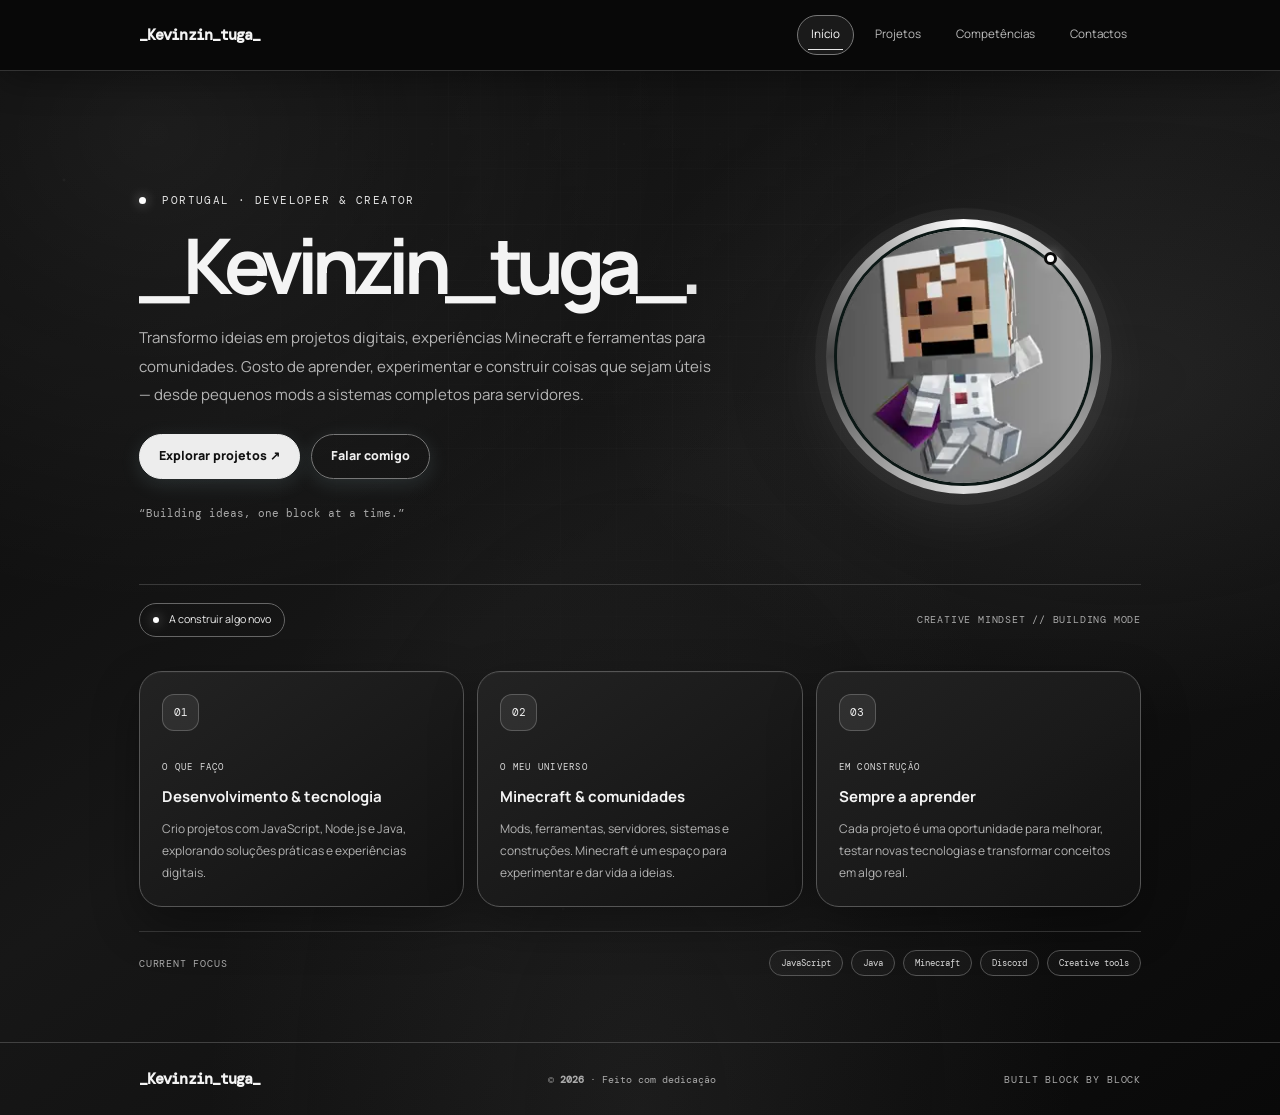
<file: index.html>
<!doctype html>
<html lang="pt-PT"><head>
<meta charset="utf-8"><meta name="viewport" content="width=device-width,initial-scale=1">
<meta name="theme-color" content="#f4f4f4"><link rel="canonical" href="https://kevinzin-tuga.github.io/"><meta property="og:url" content="https://kevinzin-tuga.github.io/"><meta name="description" content="_Kevinzin_tuga_ — Developer, Minecraft creator and digital projects.">
<title>_Kevinzin_tuga_</title><link rel="icon" type="image/svg+xml" href="assets/kevinzin-avatar.svg"><link rel="apple-touch-icon" href="assets/kevinzin-avatar.svg">
<link rel="preconnect" href="https://fonts.googleapis.com"><link rel="preconnect" href="https://fonts.gstatic.com" crossorigin><link href="https://fonts.googleapis.com/css2?family=DM+Mono:wght@400;500&family=Manrope:wght@400;500;600;700;800&display=swap" rel="stylesheet">
<link rel="stylesheet" href="style.css"><script src="script.js" defer></script></head>
<body><div class="pixel-field" aria-hidden="true"></div>
<header><div class="container"><nav><a class="logo" href="#inicio" data-tab-link="inicio">_Kevinzin_tuga_</a><div class="nav-right" role="tablist" aria-label="Navegação principal">
<button class="nav-tab active" data-tab="inicio" role="tab" aria-selected="true">Início</button>
<button class="nav-tab" data-tab="projetos" role="tab" aria-selected="false">Projetos</button>
<button class="nav-tab" data-tab="competencias" role="tab" aria-selected="false">Competências</button>
<button class="nav-tab" data-tab="contactos" role="tab" aria-selected="false">Contactos</button>
</div><button class="mobile-menu" id="mobile-menu" aria-label="Abrir menu" aria-expanded="false">☰</button></nav></div></header>
<main class="container main-shell">
<section class="tab-panel active" id="tab-inicio" role="tabpanel">
<div class="hero hero-grid"><div class="hero-copy">
<p class="eyebrow"><i></i> PORTUGAL · DEVELOPER & CREATOR</p>
<h1>_Kevinzin_tuga_<span>.</span></h1>
<p class="lead">Transformo ideias em projetos digitais, experiências Minecraft e ferramentas para comunidades. Gosto de aprender, experimentar e construir coisas que sejam úteis — desde pequenos mods a sistemas completos para servidores.</p>
<div class="actions"><button class="btn" data-go="projetos">Explorar projetos ↗</button><button class="btn ghost" data-go="contactos">Falar comigo</button></div>
<p class="motto">“Building ideas, one block at a time.”</p></div>
<div class="avatar-wrap"><div class="avatar-orbit"><span class="orbit-dot"></span><img class="avatar-image" src="assets/kevinzin-avatar.svg" alt="Avatar Minecraft de _Kevinzin_tuga_"></div></div></div>
<div class="home-bottom"><span class="status-pill"><i></i> A construir algo novo</span><span class="mono-note">CREATIVE MINDSET // BUILDING MODE</span></div>
<div class="home-extra">
<article class="home-feature"><span class="feature-mark">01</span><div><small>O QUE FAÇO</small><h3>Desenvolvimento & tecnologia</h3><p>Crio projetos com JavaScript, Node.js e Java, explorando soluções práticas e experiências digitais.</p></div></article>
<article class="home-feature"><span class="feature-mark">02</span><div><small>O MEU UNIVERSO</small><h3>Minecraft & comunidades</h3><p>Mods, ferramentas, servidores, sistemas e construções. Minecraft é um espaço para experimentar e dar vida a ideias.</p></div></article>
<article class="home-feature"><span class="feature-mark">03</span><div><small>EM CONSTRUÇÃO</small><h3>Sempre a aprender</h3><p>Cada projeto é uma oportunidade para melhorar, testar novas tecnologias e transformar conceitos em algo real.</p></div></article>
</div>
<div class="home-bottom home-bottom-second"><span class="mono-note">CURRENT FOCUS</span><div class="focus-tags"><span>JavaScript</span><span>Java</span><span>Minecraft</span><span>Discord</span><span>Creative tools</span></div></div>
</section>

<section class="tab-panel" id="tab-projetos" role="tabpanel" hidden><div class="page-heading"><p class="eyebrow">01 / SELECTED WORK</p><h2>Projetos<span>.</span></h2><p>Explora os projetos, experiências e construções.</p></div>
<div class="tabs" role="group" aria-label="Filtrar projetos"><button class="filter-btn active" data-filter="all" aria-pressed="true">Todos <small>04</small></button><button class="filter-btn" data-filter="minecraft" aria-pressed="false">Minecraft <small>02</small></button><button class="filter-btn" data-filter="discord" aria-pressed="false">Discord <small>01</small></button><button class="filter-btn" data-filter="builds" aria-pressed="false">Portfólio de Builds <small>01</small></button></div>
<div class="pgrid" id="project-grid">
<a class="project" data-category="minecraft" href="https://www.curseforge.com/minecraft/mc-mods/autoloot-selector" target="_blank" rel="noopener noreferrer"><span class="project-icon"><svg viewBox="0 0 24 24" aria-hidden="true"><path d="M3.5 8.5 12 4l8.5 4.5v10L12 23l-8.5-4.5z" transform="translate(0 -1.5) scale(1 .9)"/><path d="M3.8 8.5 12 13l8.2-4.5M12 13v8M9.2 11.4l1.3.7v2.2l-1.3-.7z"/></svg></span><small>MINECRAFT · FABRIC</small><h3>AutoLoot Selector</h3><p>Mod client-side para selecionar itens e automatizar a recolha a partir de contentores.</p><div class="chips"><i>Java</i><i>Fabric</i><i>Minecraft</i></div><b>Ver projeto ↗</b></a>
<div class="project disabled" data-category="minecraft" aria-disabled="true" tabindex="-1"><span class="project-icon"><svg viewBox="0 0 24 24" aria-hidden="true"><rect x="3" y="3" width="18" height="18" rx="2"/><circle cx="8" cy="8" r="1.5"/><path d="m4 18 5-5 3 3 3-4 5 5M15 8h3"/></svg></span><small>MINECRAFT · CREATIVE TOOL</small><h3>MapArt Maker</h3><p>Ferramenta criativa para transformar imagens em projetos de Map Art no Minecraft.</p><div class="chips"><i>Minecraft</i><i>Tooling</i></div><b>EM BREVE</b></div>
<div class="project disabled" data-category="discord" aria-disabled="true" tabindex="-1"><span class="project-icon"><svg viewBox="0 0 24 24" aria-hidden="true"><rect x="4" y="7" width="16" height="13" rx="3"/><path d="M12 3v4M9 3h6M8 12h.01M16 12h.01M9 16h6M2 11v5M22 11v5"/></svg></span><small>DISCORD · JAVASCRIPT</small><h3>Discord Bots</h3><p>Bots com sistemas de tickets, moderação, economia e ferramentas para comunidades.</p><div class="chips"><i>Node.js</i><i>Discord.js</i></div><b>EM BREVE</b></div>
<div class="project disabled" data-category="builds" aria-disabled="true" tabindex="-1"><span class="project-icon"><svg viewBox="0 0 24 24" aria-hidden="true"><path d="m12 2 9 5v10l-9 5-9-5V7zM3.5 7.5 12 12l8.5-4.5M12 12v10M7.5 4.5 16 9"/></svg></span><small>MINECRAFT · BUILDING</small><h3>Minecraft Builds</h3><p>Cidades, casas, castelos e espaços construídos para mundos e servidores.</p><div class="chips"><i>Building</i><i>WorldEdit</i></div><b>EM BREVE</b></div>
</div><p class="filter-empty" id="filter-empty" hidden>Não existem projetos nesta categoria por enquanto.</p><div class="projects-bottom"><span>Projetos em constante evolução</span><span><button class="text-link" data-go="curseforge">Área CurseForge ↗</button> · <a class="text-link" href="stats.html">Estatísticas ↗</a></span></div></section>

<section class="tab-panel" id="tab-competencias" role="tabpanel" hidden><div class="page-heading"><p class="eyebrow">02 / TOOLKIT</p><h2>Competências<span>.</span></h2><p>As tecnologias e ferramentas que fazem parte dos meus projetos.</p></div>
<div class="skills">
<article class="skill-group"><h3>Front-end</h3><div class="skill-icons">
<span class="skill-item"><span class="project-icon skill-project-icon"><svg viewBox="0 0 24 24" aria-hidden="true"><path d="m8 3-5 18M16 3l5 18M5 8h14M4 16h16"/></svg></span><small>JavaScript</small></span>
</div></article>
<article class="skill-group"><h3>Back-end & Tools</h3><div class="skill-icons">
<span class="skill-item"><span class="project-icon skill-project-icon"><svg viewBox="0 0 24 24" aria-hidden="true"><path d="M12 3 20 7.5v9L12 21l-8-4.5v-9zM8 9l4 2.2L16 9M12 11.2V17"/></svg></span><small>Node.js</small></span>
<span class="skill-item"><span class="project-icon skill-project-icon"><svg viewBox="0 0 24 24" aria-hidden="true"><path d="M7 4h10M8 4c0 5 8 5 8 10 0 3-2 5-5 5s-5-2-5-5h10"/></svg></span><small>Java</small></span>
<span class="skill-item"><span class="project-icon skill-project-icon"><svg viewBox="0 0 24 24" aria-hidden="true"><circle cx="6" cy="6" r="2.5"/><circle cx="18" cy="18" r="2.5"/><circle cx="18" cy="6" r="2.5"/><path d="M8.5 6H12a6 6 0 0 1 6 6v3.5M6 8.5V18h9.5"/></svg></span><small>Git</small></span>
</div></article>
<article class="skill-group"><h3>Minecraft</h3><div class="skill-icons">
<span class="skill-item"><span class="project-icon skill-project-icon"><svg viewBox="0 0 24 24" aria-hidden="true"><path d="m4 18 8-12 8 12M7 14h10M12 6v12"/></svg></span><small>Fabric</small></span>
<span class="skill-item"><span class="project-icon skill-project-icon"><svg viewBox="0 0 24 24" aria-hidden="true"><path d="M5 4h14v16H5zM8 8h8M8 12h8M8 16h5"/></svg></span><small>Paper</small></span>
<span class="skill-item"><span class="project-icon skill-project-icon"><svg viewBox="0 0 24 24" aria-hidden="true"><path d="m12 3 8 4.5v9L12 21l-8-4.5v-9zM4 7.5l8 4.5 8-4.5M12 12v9"/></svg></span><small>Bukkit</small></span>
<span class="skill-item"><span class="project-icon skill-project-icon"><svg viewBox="0 0 24 24" aria-hidden="true"><path d="m5 19 10-10M13 5l6 6M4 20l4-1-3-3zM14 4l3-2 5 5-2 3"/></svg></span><small>WorldEdit</small></span>
</div></article>
</div></section>

<section class="tab-panel" id="tab-curseforge" role="tabpanel" hidden>
<div class="page-heading"><p class="eyebrow">03 / CREATOR PROFILE</p><h2>CurseForge<span>.</span></h2><p>Mods, ferramentas e experiências que estou a desenvolver para Minecraft.</p></div>
<div class="creator-banner"><div class="creator-banner-copy"><span class="creator-kicker">MINECRAFT MODDING // CREATOR SPACE</span><h3>Construído bloco a bloco.</h3><p>Este é o espaço onde acompanho a evolução dos meus projetos publicados no CurseForge. Explora o meu perfil, descobre o AutoLoot Selector e acompanha os próximos lançamentos.</p><a class="btn small" href="https://www.curseforge.com/members/_kevinzin_tuga_/projects" target="_blank" rel="noopener noreferrer">Explorar perfil CurseForge ↗</a></div><div class="creator-cube" aria-hidden="true"><span>✦</span><i></i></div></div>
<div class="creator-card"><div class="creator-head"><div class="creator-avatar"><img src="assets/kevinzin-avatar.svg" alt=""></div><div class="creator-info"><h3>_Kevinzin_tuga_</h3><p>CurseForge Creator · Minecraft Mods</p></div><a class="btn small" href="https://www.curseforge.com/members/_kevinzin_tuga_/projects" target="_blank" rel="noopener noreferrer">Abrir perfil ↗</a></div><div class="creator-stats"><div><strong id="cf-followers">—</strong><span>Seguidores</span></div><div><strong id="cf-downloads">—</strong><span>Downloads totais</span></div><div><strong id="cf-projects">—</strong><span>Projetos publicados</span></div></div><div class="creator-foot"><span><i></i> Contadores automáticos</span><span id="cf-updated">A carregar dados…</span></div></div>
<div class="cf-lower-grid"><article class="cf-info-card"><span class="cf-card-icon"><svg viewBox="0 0 24 24" aria-hidden="true"><path d="M3.5 8.5 12 4l8.5 4.5v10L12 23l-8.5-4.5z" transform="translate(0 -1.5) scale(1 .9)"/><path d="M3.8 8.5 12 13l8.2-4.5M12 13v8M9.2 11.4l1.3.7v2.2l-1.3-.7z"/></svg></span><small>PROJETO EM DESTAQUE</small><h3>AutoLoot Selector</h3><p>Um mod client-side pensado para tornar a gestão de loot mais rápida: escolhe os itens que queres recolher e deixa o mod tratar do resto.</p><div class="chips"><i>Fabric</i><i>Client-side</i><i>Minecraft</i></div><a class="text-link" href="https://www.curseforge.com/minecraft/mc-mods/autoloot-selector" target="_blank" rel="noopener noreferrer">Ver AutoLoot Selector ↗</a></article>
<article class="cf-info-card cf-next"><span class="cf-card-icon"><svg viewBox="0 0 24 24" aria-hidden="true"><path d="m12 2 1.8 7.2L21 11l-7.2 1.8L12 20l-1.8-7.2L3 11l7.2-1.8zM19 16l.8 3.2L23 20l-3.2.8L19 24l-.8-3.2L15 20l3.2-.8z"/></svg></span><small>O QUE VEM A SEGUIR</small><h3>Mais ideias a ganhar forma</h3><p>Novas ferramentas, mods e experiências estão em preparação. Esta área será atualizada à medida que os projetos forem publicados.</p><div class="coming-line"><span></span> Novidades em desenvolvimento</div></article></div>
<a class="text-link stats-detail" href="stats.html">Abrir painel completo de estatísticas ↗</a></section>

<section class="tab-panel" id="tab-contactos" role="tabpanel" hidden><div class="contact-panel"><p class="eyebrow">04 / SAY HELLO</p><h2 class="server-title">Kevinzin_tuga Server <span>|</span> Support Server</h2><p>Servidor oficial de suporte e comunidade. Entra para pedir ajuda, acompanhar novidades ou falar comigo.</p><a class="btn discord-btn" href="https://discord.com/invite/FRsC7QTGNj" target="_blank" rel="noopener noreferrer"><svg viewBox="0 0 24 24" aria-hidden="true"><path fill="currentColor" d="M19.7 5.3A18 18 0 0 0 15.3 4l-.5 1a16 16 0 0 0-5.6 0l-.5-1a18 18 0 0 0-4.4 1.3C1.5 9.4.8 13.4 1.2 17.4a18 18 0 0 0 5.4 2.7l1.2-2a11 11 0 0 1-1.9-.9l.5-.4a13 13 0 0 0 11.2 0l.5.4a11 11 0 0 1-1.9.9l1.2 2a18 18 0 0 0 5.4-2.7c.5-4.6-.8-8.5-3.1-12.1ZM8.7 14.8c-1 0-1.8-.9-1.8-2s.8-2 1.8-2 1.8.9 1.8 2-.8 2-1.8 2Zm6.6 0c-1 0-1.8-.9-1.8-2s.8-2 1.8-2 1.8.9 1.8 2-.8 2-1.8 2Z"/></svg> Entrar no Discord ↗</a><p class="discord-note">DISCORD COMMUNITY · _KEVINZIN_TUGA_</p><div class="email-contact"><span class="email-icon" aria-hidden="true">✉</span><div class="email-copy"><small>CONTACTO DIRETO</small><h3>Preferes enviar um email?</h3><p>Estou disponível para questões, propostas ou colaboração.</p><a href="mailto:dev.kevinzin.tuga@gmail.com">dev.kevinzin.tuga@gmail.com ↗</a></div></div></div></section>
</main><footer><div class="container foot"><a class="logo" href="#inicio" data-tab-link="inicio">_Kevinzin_tuga_</a><span>© <b id="ano"></b> · Feito com dedicação</span><span class="mono-note">BUILT BLOCK BY BLOCK</span></div></footer></body></html>
</file>
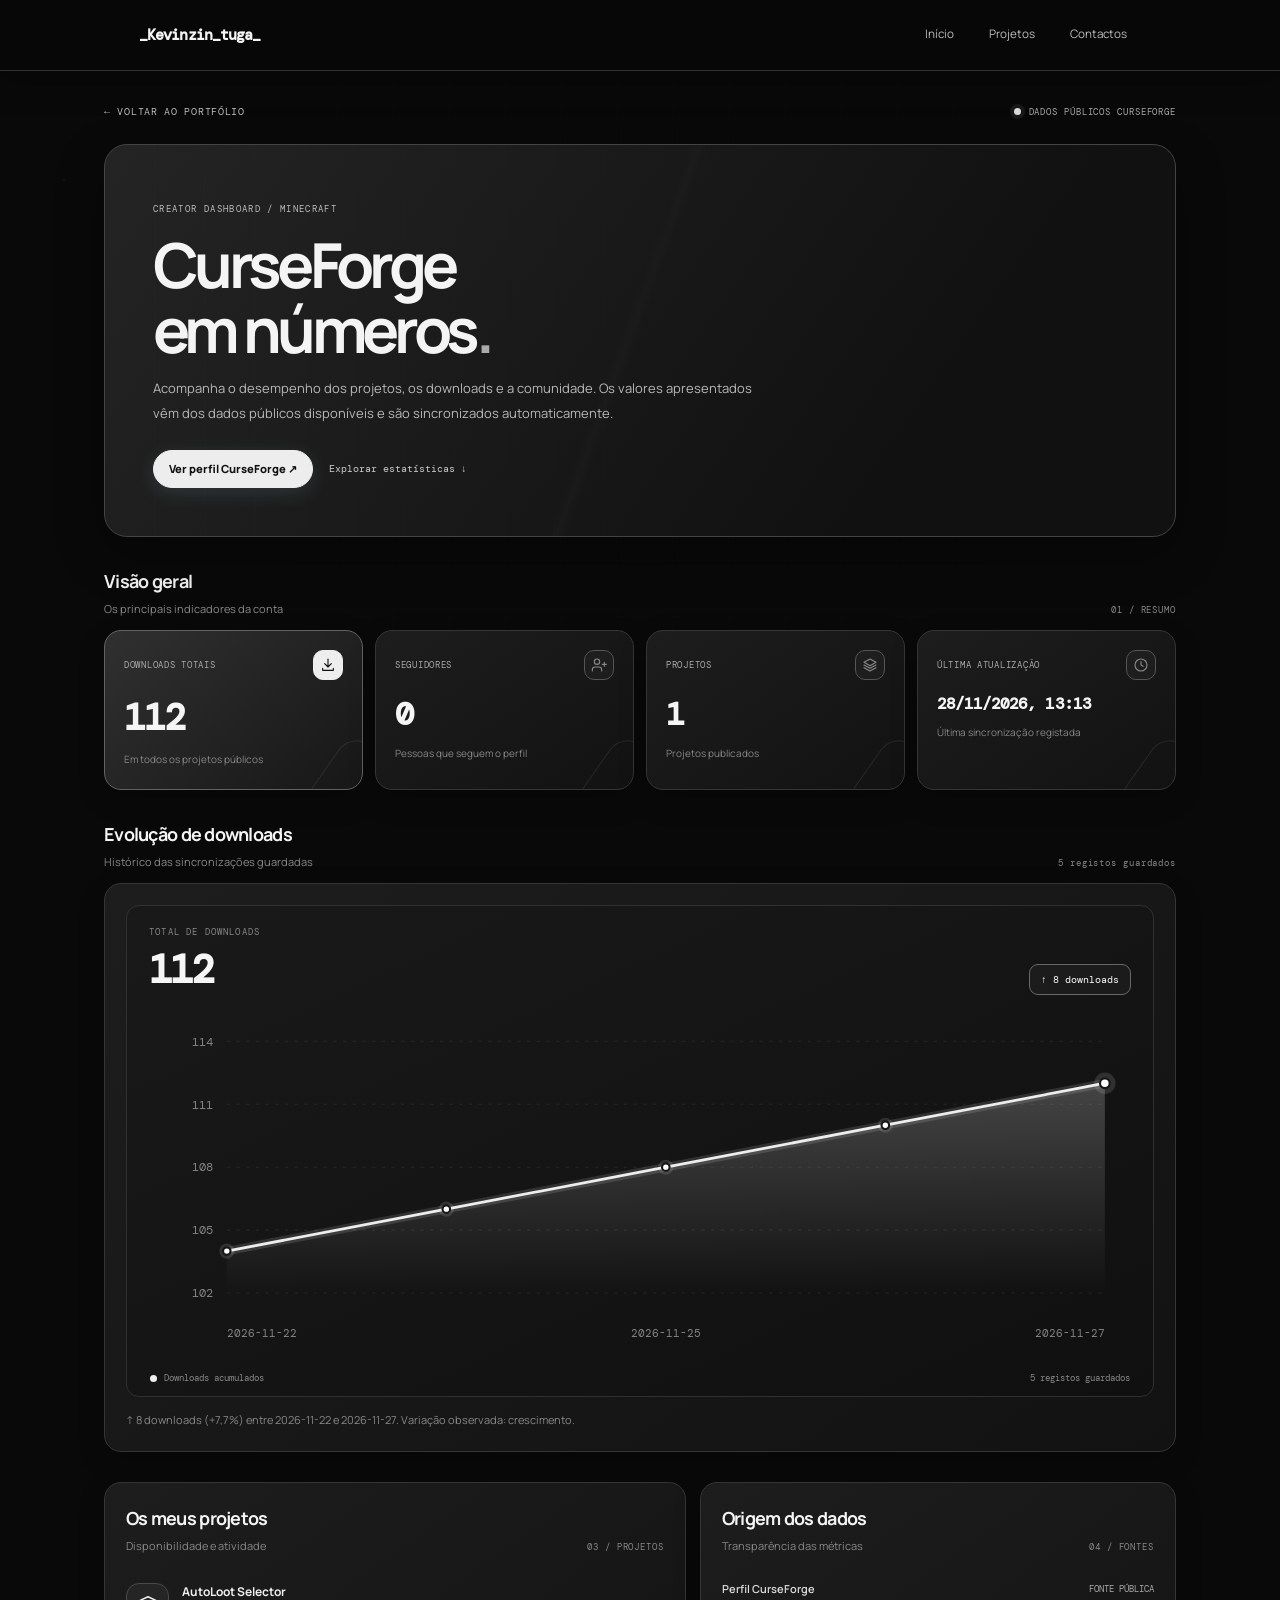
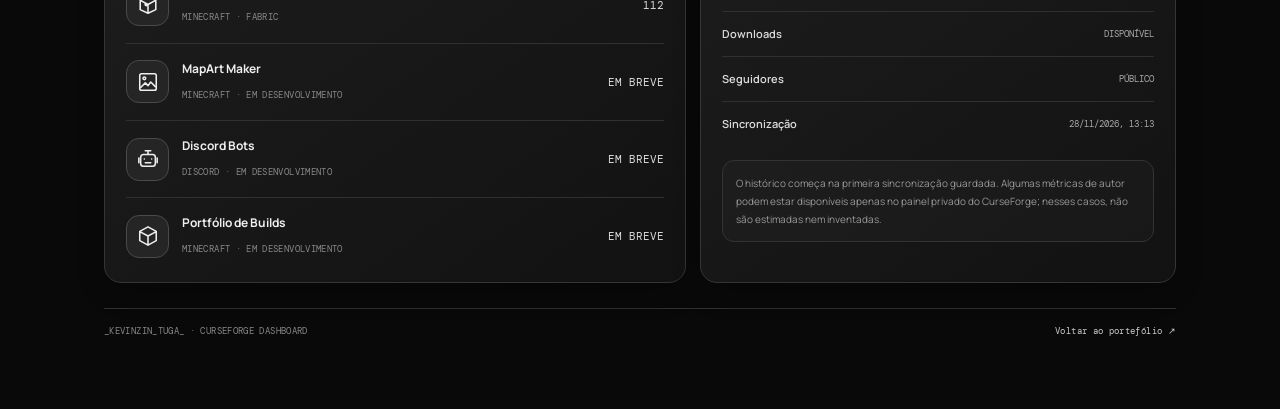
<file: stats.html>
<!doctype html>
<html lang="pt-PT">
<head>
<meta charset="utf-8">
<meta name="viewport" content="width=device-width,initial-scale=1">
<meta name="theme-color" content="#090909">
<meta name="description" content="Estatísticas públicas dos projetos CurseForge de _Kevinzin_tuga_.">
<link rel="canonical" href="https://kevinzin-tuga.github.io/stats.html">
<title>CurseForge Stats — _Kevinzin_tuga_</title>
<link rel="preconnect" href="https://fonts.googleapis.com">
<link rel="preconnect" href="https://fonts.gstatic.com" crossorigin>
<link href="https://fonts.googleapis.com/css2?family=DM+Mono:wght@400;500&family=Manrope:wght@400;500;600;700;800&display=swap" rel="stylesheet">
<link rel="stylesheet" href="style.css">
<script src="stats.js" defer></script>
<style>
:root{--s-bg:#090909;--s-panel:#151515;--s-panel2:#1b1b1b;--s-line:#353535;--s-text:#f4f4f4;--s-muted:#a5a5a5;--s-soft:#d8d8d8}
body{background:#090909!important;color:var(--s-text)}
.stats-page{max-width:1120px;padding:34px 24px 72px}
.stats-topbar{display:flex;justify-content:space-between;align-items:center;gap:16px;margin-bottom:26px}
.stats-back{display:inline-flex;align-items:center;gap:9px;color:#bdbdbd;font:10px var(--mono);letter-spacing:.07em}
.stats-back:hover{color:#fff}
.stats-live{display:inline-flex;align-items:center;gap:8px;color:#aaa;font:9px var(--mono);letter-spacing:.1em}
.stats-live:before{content:"";width:7px;height:7px;border-radius:50%;background:#ddd;box-shadow:0 0 0 4px #ffffff12}
.stats-hero{position:relative;overflow:hidden;border:1px solid #444;border-radius:23px;padding:clamp(26px,5vw,48px);background:linear-gradient(125deg,#242424,#111 75%);box-shadow:0 18px 50px #0005}
.stats-hero:before{content:"";position:absolute;inset:0;pointer-events:none;background:linear-gradient(110deg,transparent 48%,#ffffff08 49%,transparent 50%),linear-gradient(90deg,transparent 0 49px,#ffffff06 50px,transparent 51px);background-size:auto,50px 50px;mask-image:linear-gradient(90deg,#000,transparent)}
.stats-hero-content{position:relative;max-width:680px}
.stats-kicker,.stats-label{font:9px var(--mono);letter-spacing:.15em;color:#bdbdbd}
.stats-hero h1{font-size:clamp(36px,6vw,62px);letter-spacing:-.075em;line-height:1.04;margin:14px 0}
.stats-hero h1 span{color:#aaa}
.stats-hero p{max-width:610px;color:#b8b8b8;font-size:13px;line-height:1.9}
.stats-hero-actions{display:flex;align-items:center;gap:16px;flex-wrap:wrap;margin-top:24px}
.stats-hero .btn{margin:0}
.stats-subtle-link{color:#ccc;font:10px var(--mono)}
.stats-subtle-link:hover{color:#fff}
.stats-section{margin-top:30px}
.stats-section-head{display:flex;justify-content:space-between;align-items:end;gap:15px;margin-bottom:14px}
.stats-section-head h2{font-size:18px;letter-spacing:-.04em}
.stats-section-head p{color:#888;font:9px var(--mono);letter-spacing:.1em}
.stats-section-head .stats-description{color:#888;font:11px var(--sans);letter-spacing:0;margin-top:4px}
.metric-grid{display:grid;grid-template-columns:repeat(4,minmax(0,1fr));gap:12px}
.metric-card,.stats-panel{border:1px solid var(--s-line);border-radius:17px;background:linear-gradient(145deg,#1d1d1d,#121212);box-shadow:0 10px 28px #0003}
.metric-card{position:relative;min-height:143px;padding:19px;overflow:hidden}
.metric-card:after{content:"";position:absolute;width:86px;height:86px;right:-44px;bottom:-48px;border:1px solid #ffffff15;border-radius:22px;transform:rotate(35deg)}
.metric-top{display:flex;justify-content:space-between;align-items:center;gap:8px}
.metric-top small{font:9px var(--mono);letter-spacing:.08em;color:#aaa}
.metric-icon{width:30px;height:30px;display:grid;place-items:center;border:1px solid #555;border-radius:10px;color:#eee;background:#ffffff08}
.metric-icon svg{width:16px;height:16px;fill:none;stroke:currentColor;stroke-width:1.7;stroke-linecap:round;stroke-linejoin:round}
.metric-card strong{display:block;margin:13px 0 3px;font:700 clamp(23px,3vw,32px) var(--mono);letter-spacing:-.06em;color:#f5f5f5;overflow-wrap:anywhere}
.metric-card span{font-size:10px;color:#888}
.metric-card.featured{background:linear-gradient(140deg,#303030,#171717);border-color:#626262}
.metric-card.featured .metric-icon{background:#eee;color:#111;border-color:#eee}
.metric-card.featured strong{font-size:clamp(27px,3.3vw,37px)}
.stats-panel{padding:21px}
.stats-chart{height:260px;display:grid;place-items:center;overflow:hidden;border:1px solid #303030;border-radius:13px;background:linear-gradient(180deg,#1a1a1a,#111);color:#999;font-size:12px;text-align:center}
.stats-chart svg{width:100%;height:100%;display:block}
.stats-chart svg polyline{vector-effect:non-scaling-stroke}
.stats-note{font-size:11px;line-height:1.8;color:#888;margin-top:13px}
.chart-first-record{display:flex;flex-direction:column;align-items:center;justify-content:center;gap:9px;width:100%;height:100%;text-align:center}
.chart-first-record .chart-point{width:12px;height:12px;border:3px solid #111;border-radius:50%;background:#eee;box-shadow:0 0 0 5px #ffffff18}
.chart-first-record strong{font:700 30px var(--mono);color:#f2f2f2}
.chart-first-record small{font-size:11px;color:#999}
.stats-lower{display:grid;grid-template-columns:1.1fr .9fr;gap:14px}
.stats-project{display:flex;align-items:center;gap:13px;padding:15px 0;border-bottom:1px solid #303030}
.stats-project:last-child{border:0;padding-bottom:2px}
.stats-project-icon{width:43px;height:43px;flex:none;display:grid;place-items:center;border:1px solid #4a4a4a;border-radius:13px;background:#252525;color:#eee}
.stats-project-icon svg{width:22px;height:22px;display:block;fill:none;stroke:currentColor;stroke-width:1.7;stroke-linecap:round;stroke-linejoin:round}
.stats-project-info{flex:1;min-width:0}
.stats-project-info strong{display:block;color:#eee;font-size:12px}
.stats-project-info small{font:9px var(--mono);color:#888;letter-spacing:.04em}
.stats-project>b{font:11px var(--mono);color:#ddd;text-align:right}
.stats-source-row{display:flex;justify-content:space-between;align-items:center;gap:12px;padding:13px 0;border-bottom:1px solid #303030;font-size:11px}
.stats-source-row:last-of-type{border:0}
.stats-source-row strong{color:#ddd;font-weight:600}
.stats-source-row span:last-child{color:#aaa;font:9px var(--mono);text-align:right}
.stats-note-box{margin-top:14px;padding:13px;border:1px solid #333;border-radius:12px;background:#ffffff05;color:#999;font-size:10px;line-height:1.8}
.stats-footer{display:flex;justify-content:space-between;gap:12px;margin-top:25px;padding-top:16px;border-top:1px solid #303030;color:#888;font:9px var(--mono);letter-spacing:.04em}
.stats-footer a{color:#ccc}
.stats-footer a:hover{color:#fff}
@media(max-width:800px){.metric-grid{grid-template-columns:repeat(2,minmax(0,1fr))}.stats-lower{grid-template-columns:1fr}}
@media(max-width:560px){.stats-page{padding:23px 18px 52px}.stats-topbar{align-items:flex-start}.stats-live{font-size:8px}.stats-hero{border-radius:18px;padding:25px 21px}.stats-hero h1{font-size:clamp(35px,10vw,48px)}.stats-section{margin-top:25px}.stats-section-head{align-items:flex-start;flex-direction:column;gap:5px}.stats-panel{padding:16px}.stats-chart{height:220px}.metric-card{min-height:126px;padding:14px}.metric-card strong{font-size:23px}.metric-card.featured strong{font-size:27px}.metric-top small{font-size:8px}.metric-icon{width:27px;height:27px}.stats-footer{flex-direction:column}.stats-project{gap:10px}.stats-project-icon{width:38px;height:38px}}
@media(max-width:360px){.metric-grid{gap:8px}.metric-card{padding:11px}.metric-card strong{font-size:20px}.metric-card.featured strong{font-size:23px}}
@media(prefers-reduced-motion:reduce){.stats-page *{scroll-behavior:auto!important;animation:none!important;transition:none!important}}

/* Downloads chart — clean, lightweight and responsive */
.stats-chart{height:auto;min-height:310px;display:block;padding:18px 18px 12px;background:linear-gradient(155deg,#191919,#101010);text-align:left}
.chart-headline{display:flex;justify-content:space-between;align-items:flex-end;gap:14px;padding:2px 4px 14px}
.chart-headline>div{display:flex;flex-direction:column;gap:5px}
.chart-eyebrow{font:9px var(--mono);letter-spacing:.13em;color:#888}
.chart-headline strong{font:700 clamp(28px,4vw,40px) var(--mono);letter-spacing:-.07em;color:#f5f5f5}
.chart-trend{font:10px var(--mono);padding:8px 11px;border:1px solid #414141;border-radius:9px;color:#ddd;background:#ffffff08;white-space:nowrap}
.chart-trend.positive{border-color:#686868;color:#fff}
.chart-trend.negative{color:#bbb}
.downloads-svg{display:block;width:100%;height:auto;overflow:visible}
.chart-grid-line{stroke:#ffffff12;stroke-width:1;stroke-dasharray:3 6}
.chart-axis-label,.chart-date-label{fill:#858585;font:11px "DM Mono",monospace}
.chart-date-label{font-size:10px}
.chart-area{fill:url(#downloadsArea)}
.chart-line-shadow{fill:none;stroke:#fff;stroke-opacity:.12;stroke-width:8;stroke-linecap:round;stroke-linejoin:round;filter:none}
.chart-line{fill:none;stroke:#ededed;stroke-width:2.8;stroke-linecap:round;stroke-linejoin:round;vector-effect:non-scaling-stroke}
.chart-point-halo{fill:#eee;fill-opacity:.13}
.chart-point-core{fill:#fff;stroke:#171717;stroke-width:2}
.chart-legend{display:flex;justify-content:space-between;gap:10px;flex-wrap:wrap;padding:8px 5px 0;color:#888;font:9px var(--mono)}
.chart-legend span:first-child{display:flex;align-items:center;gap:7px}
.chart-legend i{display:inline-block;width:7px;height:7px;border-radius:50%;background:#eee}
.chart-empty,.chart-single{min-height:250px;display:flex;flex-direction:column;align-items:center;justify-content:center;gap:10px;text-align:center;color:#aaa}
.chart-empty strong,.chart-single strong{font:700 30px var(--mono);color:#f2f2f2}
.chart-empty small,.chart-single small{max-width:360px;color:#888;font-size:11px;line-height:1.7}
.chart-single-label{font:9px var(--mono);letter-spacing:.15em;color:#888}
.chart-single>span:not(.chart-single-label){font-size:11px;color:#aaa}
@media(max-width:560px){.stats-chart{min-height:260px;padding:13px 9px 10px}.chart-headline strong{font-size:29px}.chart-trend{font-size:9px;padding:7px 8px}.chart-axis-label{font-size:10px}.chart-date-label{font-size:9px}.chart-legend{font-size:8px}}
@media(prefers-reduced-motion:reduce){.chart-point-group *{animation:none!important;transition:none!important}}

</style>
</head>
<body>
<header><div class="container"><nav><a class="logo" href="index.html">_Kevinzin_tuga_</a><div class="nav-right" style="display:flex"><a class="nav-tab" href="index.html">Início</a><a class="nav-tab" href="index.html#projetos">Projetos</a><a class="nav-tab" href="index.html#contactos">Contactos</a></div></nav></div></header>
<main class="container stats-page">
<div class="stats-topbar"><a class="stats-back" href="index.html#projetos">← VOLTAR AO PORTFÓLIO</a><span class="stats-live">DADOS PÚBLICOS CURSEFORGE</span></div>
<section class="stats-hero"><div class="stats-hero-content"><span class="stats-kicker">CREATOR DASHBOARD / MINECRAFT</span><h1>CurseForge<br>em números<span>.</span></h1><p>Acompanha o desempenho dos projetos, os downloads e a comunidade. Os valores apresentados vêm dos dados públicos disponíveis e são sincronizados automaticamente.</p><div class="stats-hero-actions"><a class="btn small" href="https://www.curseforge.com/members/_kevinzin_tuga_/projects" target="_blank" rel="noopener noreferrer">Ver perfil CurseForge ↗</a><a class="stats-subtle-link" href="#overview">Explorar estatísticas ↓</a></div></div></section>
<section class="stats-section" id="overview"><div class="stats-section-head"><div><h2>Visão geral</h2><p class="stats-description">Os principais indicadores da conta</p></div><p>01 / RESUMO</p></div>
<div class="metric-grid">
<article class="metric-card featured"><div class="metric-top"><small>DOWNLOADS TOTAIS</small><span class="metric-icon"><svg viewBox="0 0 24 24" aria-hidden="true"><path d="M12 3v12m-5-5 5 5 5-5M4 17v3h16v-3"/></svg></span></div><strong id="total-downloads">—</strong><span>Em todos os projetos públicos</span></article>
<article class="metric-card"><div class="metric-top"><small>SEGUIDORES</small><span class="metric-icon"><svg viewBox="0 0 24 24" aria-hidden="true"><path d="M16 21v-2a4 4 0 0 0-4-4H6a4 4 0 0 0-4 4v2M9 11a4 4 0 1 0 0-8 4 4 0 0 0 0 8ZM20 8v6m3-3h-6"/></svg></span></div><strong id="total-followers">—</strong><span>Pessoas que seguem o perfil</span></article>
<article class="metric-card"><div class="metric-top"><small>PROJETOS</small><span class="metric-icon"><svg viewBox="0 0 24 24" aria-hidden="true"><path d="m12 3 9 5-9 5-9-5 9-5ZM3 12l9 5 9-5M3 16l9 5 9-5"/></svg></span></div><strong id="total-projects">—</strong><span>Projetos publicados</span></article>
<article class="metric-card"><div class="metric-top"><small>ÚLTIMA ATUALIZAÇÃO</small><span class="metric-icon"><svg viewBox="0 0 24 24" aria-hidden="true"><circle cx="12" cy="12" r="9"/><path d="M12 7v5l3 2"/></svg></span></div><strong id="last-update" style="font-size:16px">—</strong><span>Última sincronização registada</span></article>
</div></section>
<section class="stats-section" id="growth"><div class="stats-section-head"><div><h2>Evolução de downloads</h2><p class="stats-description">Histórico das sincronizações guardadas</p></div><p id="history-range">02 / HISTÓRICO</p></div><div class="stats-panel"><div class="stats-chart" id="downloads-chart">A carregar histórico…</div><p class="stats-note" id="chart-caption">Cada ponto representa uma sincronização real. Não são estimados valores para datas anteriores à recolha de dados.</p></div></section>
<section class="stats-section stats-lower" id="projects">
<article class="stats-panel"><div class="stats-section-head"><div><h2>Os meus projetos</h2><p class="stats-description">Disponibilidade e atividade</p></div><p>03 / PROJETOS</p></div>
<div class="stats-project"><span class="stats-project-icon"><svg viewBox="0 0 24 24" aria-hidden="true"><path d="m3.5 7 8.5-4 8.5 4v10L12 21l-8.5-4zM3.8 7 12 11.5 20.2 7M12 11.5V21M9 10l1.5.8v2.1L9 12z"/></svg></span><div class="stats-project-info"><strong>AutoLoot Selector</strong><small>MINECRAFT · FABRIC</small></div><b id="autoloot-downloads">—</b></div>
<div class="stats-project"><span class="stats-project-icon"><svg viewBox="0 0 24 24" aria-hidden="true"><rect x="3" y="3" width="18" height="18" rx="2"/><circle cx="8" cy="8" r="1.5"/><path d="m4 18 5-5 3 3 3-4 5 5"/></svg></span><div class="stats-project-info"><strong>MapArt Maker</strong><small>MINECRAFT · EM DESENVOLVIMENTO</small></div><b>EM BREVE</b></div>
<div class="stats-project"><span class="stats-project-icon"><svg viewBox="0 0 24 24" aria-hidden="true"><rect x="4" y="7" width="16" height="13" rx="3"/><path d="M12 3v4M9 3h6M8 12h.01M16 12h.01M9 16h6M2 11v5M22 11v5"/></svg></span><div class="stats-project-info"><strong>Discord Bots</strong><small>DISCORD · EM DESENVOLVIMENTO</small></div><b>EM BREVE</b></div>
<div class="stats-project"><span class="stats-project-icon"><svg viewBox="0 0 24 24" aria-hidden="true"><path d="m12 2 9 5v10l-9 5-9-5V7zM3.5 7.5 12 12l8.5-4.5M12 12v10"/></svg></span><div class="stats-project-info"><strong>Portfólio de Builds</strong><small>MINECRAFT · EM DESENVOLVIMENTO</small></div><b>EM BREVE</b></div>
</article>
<article class="stats-panel" id="data"><div class="stats-section-head"><div><h2>Origem dos dados</h2><p class="stats-description">Transparência das métricas</p></div><p>04 / FONTES</p></div>
<div class="stats-source-row"><strong>Perfil CurseForge</strong><span>FONTE PÚBLICA</span></div><div class="stats-source-row"><strong>Downloads</strong><span>DISPONÍVEL</span></div><div class="stats-source-row"><strong>Seguidores</strong><span id="followers-source">A VERIFICAR</span></div><div class="stats-source-row"><strong>Sincronização</strong><span id="sync-status">A carregar…</span></div>
<p class="stats-note-box">O histórico começa na primeira sincronização guardada. Algumas métricas de autor podem estar disponíveis apenas no painel privado do CurseForge; nesses casos, não são estimadas nem inventadas.</p>
</article></section>
<footer class="stats-footer"><span>_KEVINZIN_TUGA_ · CURSEFORGE DASHBOARD</span><a href="index.html">Voltar ao portefólio ↗</a></footer>
</main>
</body>
</html>
</file>
<file: style.css>
*{box-sizing:border-box;margin:0;padding:0}:root{--bg:#080d0d;--alt:#0d1515;--card:#101c1b;--line:#24433d;--text:#effaf7;--muted:#a0b8b2;--aqua:#03fcd7;--soft:#8cf7e6;--mono:"DM Mono",monospace;--sans:Manrope,sans-serif}html{min-height:100%;background:var(--bg)}body{min-height:100vh;background:var(--bg);color:var(--text);font:16px var(--sans);line-height:1.65;overflow-x:hidden}a{text-decoration:none;color:inherit}button{font:inherit;cursor:pointer}.container{max-width:1050px;margin:auto;padding:0 24px}:focus-visible{outline:2px solid var(--aqua);outline-offset:4px}.pixel-field{position:fixed;inset:0;pointer-events:none;z-index:-1;opacity:.3;background-image:linear-gradient(90deg,#03fcd70b 1px,transparent 1px),linear-gradient(#03fcd70b 1px,transparent 1px),radial-gradient(#03fcd71c 1px,transparent 1px);background-size:44px 44px,44px 44px,90px 90px;mask-image:linear-gradient(to bottom,black,transparent 90%);animation:grid-drift 35s linear infinite}.pixel-field:after{content:"";position:absolute;inset:-20%;background:linear-gradient(115deg,transparent 35%,#03fcd710 48%,transparent 56%);transform:translateX(-70%);animation:scan 12s ease-in-out infinite}header{position:sticky;top:0;z-index:10;background:#080d0ded;backdrop-filter:blur(18px);border-bottom:1px solid #18332e}nav{height:70px;display:flex;align-items:center;justify-content:space-between;gap:18px}.logo{font:700 .95rem var(--mono);letter-spacing:-.06em;color:var(--text);white-space:nowrap}.nav-right{display:flex;align-items:center;gap:7px}.nav-tab,.lang{border:1px solid transparent;border-radius:999px;background:transparent;color:var(--muted);padding:9px 13px;font-size:.73rem;transition:.2s}.nav-tab:hover,.nav-tab.active{color:var(--aqua);border-color:#27665b;background:#03fcd711}.lang{border-color:#347b70;color:var(--aqua);font:700 .68rem var(--mono);margin-left:7px}.mobile-menu{display:none;background:none;border:0;color:var(--aqua);font-size:23px}.main-shell{min-height:calc(100vh - 145px);display:flex;flex-direction:column}.tab-panel{width:100%;flex:1;padding:58px 0 66px;animation:panel-in .42s cubic-bezier(.2,.8,.2,1) both}.tab-panel[hidden]{display:none!important}.tab-panel.active{display:block}.hero{min-height:455px;display:flex;align-items:center}.hero-grid{display:grid;grid-template-columns:1.25fr .75fr;align-items:center;gap:55px}.eyebrow{font: .68rem var(--mono);letter-spacing:.13em;color:var(--aqua);margin-bottom:17px}.eyebrow i,.creator-foot i,.status-pill i{display:inline-block;width:7px;height:7px;border-radius:50%;background:var(--aqua);box-shadow:0 0 12px #03fcd799;margin-right:8px}.hero h1{font-size:clamp(2.8rem,6vw,4.8rem);line-height:1.08;letter-spacing:-.085em;margin-bottom:17px;overflow-wrap:anywhere}.hero h1 span,.page-heading h2 span,.contact-panel h2 span{color:var(--aqua)}.lead{max-width:580px;color:var(--muted);font-size:.94rem;line-height:1.9}.actions{display:flex;gap:11px;flex-wrap:wrap;margin-top:24px}.btn{display:inline-flex;align-items:center;justify-content:center;gap:9px;border:1px solid var(--aqua);border-radius:999px;padding:11px 19px;background:var(--aqua);color:#041311;font-size:.78rem;font-weight:800;transition:transform .2s,box-shadow .2s,filter .2s}.btn:hover{transform:translateY(-3px);box-shadow:0 9px 26px #03fcd733;filter:brightness(1.06)}.btn.ghost{background:transparent;color:var(--soft);border-color:#315e55}.btn.small{padding:9px 15px;font-size:.7rem}.motto{font: .7rem var(--mono);color:#78938b;margin-top:27px}.avatar-wrap{display:flex;justify-content:center;align-items:center}.avatar-orbit{width:min(275px,65vw);aspect-ratio:1;border-radius:50%;padding:8px;position:relative;background:conic-gradient(from 0deg,var(--aqua),#07584f,var(--aqua),#163d37,var(--aqua));box-shadow:0 0 0 11px #03fcd70b,0 18px 70px #03fcd71c;animation:orbit-spin 18s linear infinite}.avatar-orbit:before{content:"";position:absolute;inset:15px;border:1px dashed #8cf7e66b;border-radius:50%;animation:orbit-spin 24s linear infinite reverse}.avatar-image{width:100%;height:100%;display:block;object-fit:cover;border-radius:50%;border:3px solid #0b1715;position:relative;z-index:1;animation:none}.orbit-dot{position:absolute;width:13px;height:13px;background:var(--aqua);border:3px solid var(--bg);border-radius:50%;top:12%;right:16%;z-index:2;box-shadow:0 0 16px var(--aqua)}.home-bottom{border-top:1px solid #1b3933;padding-top:18px;display:flex;justify-content:space-between;align-items:center}.status-pill{border:1px solid #24574d;border-radius:999px;padding:7px 13px;color:var(--soft);font-size:.67rem}.status-pill i{width:6px;height:6px}.mono-note{font: .62rem var(--mono);letter-spacing:.08em;color:#648078}.page-heading{margin-bottom:30px}.page-heading .eyebrow{margin-bottom:8px}.page-heading h2,.contact-panel h2{font-size:2.4rem;letter-spacing:-.07em}.page-heading>p:last-child{color:var(--muted);font-size:.83rem;margin-top:8px}.tabs{display:flex;gap:8px;flex-wrap:wrap;margin-bottom:22px}.filter-btn{padding:9px 16px;border-radius:999px;border:1px solid var(--line);background:transparent;color:var(--muted);font-size:.74rem;font-weight:700;transition:.2s}.filter-btn:hover,.filter-btn.active{background:var(--aqua);border-color:var(--aqua);color:#041311}.filter-btn small{font: .65rem var(--mono);margin-left:4px}.pgrid{display:grid;grid-template-columns:repeat(2,minmax(0,1fr));gap:17px}.project{min-height:270px;padding:22px;border-radius:19px;border:1px solid var(--line);background:linear-gradient(145deg,#11201d,#0c1514);display:flex;flex-direction:column;align-items:flex-start;transition:transform .22s,border-color .22s,box-shadow .22s;position:relative;overflow:hidden}.project:before{content:"";position:absolute;left:0;top:0;width:100%;height:2px;background:linear-gradient(90deg,var(--aqua),transparent);opacity:.55}.project:not(.disabled):hover{transform:translateY(-5px);border-color:var(--aqua);box-shadow:0 14px 35px #0006}.project[hidden]{display:none!important}.project-icon{width:43px;height:43px;border-radius:14px;background:#03fcd719;border:1px solid #03fcd744;display:grid;place-items:center;color:var(--aqua);font-size:22px;margin-bottom:15px}.project>small{font: .62rem var(--mono);letter-spacing:.1em;color:var(--soft)}.project h3{font-size:1.1rem;margin:7px 0}.project p{font-size:.78rem;color:var(--muted);line-height:1.75;margin-bottom:16px}.chips{display:flex;gap:7px;flex-wrap:wrap;margin-top:auto}.chips i{font: .63rem var(--mono);font-style:normal;padding:4px 9px;border:1px solid #28594f;border-radius:999px;background:#03fcd711;color:#a5eadd}.project>b{font-size:.72rem;color:var(--aqua);margin-top:15px}.project.disabled{cursor:default;opacity:.7}.project.disabled>b{color:#77918a}.filter-empty{color:var(--muted);padding:24px 0}.projects-bottom{display:flex;justify-content:space-between;align-items:center;margin-top:19px;color:var(--muted);font-size:.7rem}.text-link{color:var(--aqua);font-size:.72rem}.text-link:hover{text-decoration:underline}.skills{display:grid;grid-template-columns:repeat(3,1fr);gap:17px}.skill-group{background:linear-gradient(145deg,#11201d,#0c1514);border:1px solid var(--line);border-radius:19px;padding:22px;min-height:190px;transition:.2s}.skill-group:hover{border-color:#31786c;transform:translateY(-3px)}.skill-group h3{font-size:1rem;margin-bottom:22px}.skill-icons{display:flex;gap:17px;flex-wrap:wrap}.skill-icons>span{min-width:60px;display:flex;flex-direction:column;align-items:center;gap:8px;color:var(--muted)}.skill-icons img{width:43px;height:43px;object-fit:contain;filter:drop-shadow(0 4px 10px #0007)}.skill-icons small{font: .62rem var(--mono)}.block-symbol b{width:43px;height:43px;border-radius:11px;display:grid;place-items:center;font-size:27px;color:#061512;background:linear-gradient(145deg,#a4f9e9,#21a991);box-shadow:inset -5px -5px #075c50,0 4px 12px #0007}.bukkit-symbol b{background:linear-gradient(145deg,#e8e8e8,#a0aaa7);box-shadow:inset -5px -5px #687a75;color:#20352f}.worldedit-symbol b{background:linear-gradient(145deg,#9ef9e9,#168d7b);box-shadow:inset -5px -5px #075c50}.creator-card{border:1px solid var(--line);border-radius:21px;background:linear-gradient(145deg,#11201d,#0c1514);overflow:hidden}.creator-head{display:flex;align-items:center;gap:15px;padding:21px 23px}.creator-avatar{width:55px;height:55px;border-radius:17px;overflow:hidden;border:2px solid #2d8b7c}.creator-avatar img{width:100%;height:100%;object-fit:cover}.creator-info{flex:1}.creator-head h3{font-size:.95rem}.creator-head p{font-size:.68rem;color:var(--muted)}.creator-stats{display:grid;grid-template-columns:repeat(3,1fr);border-block:1px solid var(--line)}.creator-stats>div{padding:20px 23px;display:flex;flex-direction:column;gap:4px;border-right:1px solid var(--line)}.creator-stats>div:last-child{border:0}.creator-stats strong{font:700 1.6rem var(--mono);color:var(--aqua)}.creator-stats span{font-size:.7rem;color:var(--muted)}.creator-foot{display:flex;justify-content:space-between;gap:12px;padding:12px 21px;color:#809b93;font: .63rem var(--mono)}.creator-foot i{width:6px;height:6px}.stats-detail{display:inline-block;margin-top:18px}.contact-panel{min-height:480px;border:1px solid var(--line);border-radius:25px;padding:clamp(28px,6vw,65px);background:radial-gradient(circle at 90% 5%,#03fcd719,transparent 38%),linear-gradient(145deg,#11201d,#0b1413);display:flex;flex-direction:column;align-items:flex-start;justify-content:center;position:relative;overflow:hidden}.contact-panel:after{content:"0101 0010 1101 0100";position:absolute;right:-20px;bottom:28px;font: .75rem var(--mono);letter-spacing:.4em;color:#03fcd712;transform:rotate(-12deg)}.contact-panel h2{margin-bottom:12px}.contact-panel>p:not(.eyebrow){max-width:520px;color:var(--muted);font-size:.9rem;line-height:1.9}.discord-btn{margin-top:25px;background:#5865f2;border-color:#5865f2;color:white;position:relative;z-index:1}.discord-btn svg{width:19px;height:19px}.discord-note{font: .62rem var(--mono);letter-spacing:.1em;margin-top:19px;color:#78938b!important}footer{border-top:1px solid #18332e}.foot{min-height:72px;display:flex;align-items:center;justify-content:space-between;gap:15px}.foot>span{font: .65rem var(--mono);color:#78938b}@keyframes orbit-spin{to{transform:rotate(360deg)}}@keyframes avatar-counter{to{transform:rotate(-360deg)}}@keyframes grid-drift{to{background-position:44px 44px,44px 44px,90px 90px}}@keyframes scan{0%,25%{transform:translateX(-80%)}70%,100%{transform:translateX(80%)}}@keyframes panel-in{from{opacity:0;transform:translateY(12px);filter:blur(3px)}to{opacity:1;transform:translateY(0);filter:blur(0)}}@media(max-width:760px){.container{padding:0 18px}.nav-tab{padding:8px 9px;font-size:.68rem}.hero-grid{gap:22px}.avatar-orbit{width:205px}.skills{grid-template-columns:1fr 1fr}}@media(max-width:600px){nav{height:65px}.mobile-menu{display:block}.nav-right{display:none;position:absolute;top:65px;left:0;right:0;padding:18px 20px 22px;background:#091110;border-bottom:1px solid var(--line);flex-direction:column;align-items:stretch;gap:7px}.nav-right.open{display:flex}.nav-tab{text-align:left;padding:11px 13px;font-size:.8rem}.lang{align-self:flex-start;margin:8px 0 0}.main-shell{min-height:calc(100vh - 130px)}.tab-panel{padding:38px 0 48px}.hero{min-height:0;padding:15px 0 40px}.hero-grid{grid-template-columns:1fr;gap:27px}.avatar-wrap{grid-row:1;justify-content:flex-start}.avatar-orbit{width:145px}.hero h1{font-size:clamp(2.2rem,11vw,3.4rem)}.home-bottom{align-items:flex-start;flex-direction:column;gap:12px}.page-heading h2,.contact-panel h2{font-size:2rem}.pgrid,.skills{grid-template-columns:1fr}.project{min-height:245px}.creator-head{flex-wrap:wrap}.creator-head .btn{margin-left:0}.creator-stats>div{padding:15px 10px}.creator-stats strong{font-size:1.1rem}.creator-stats span{font-size:.61rem}.creator-foot{font-size:.57rem;padding:11px}.projects-bottom,.foot{align-items:flex-start;flex-direction:column}.foot{padding:17px 0}.contact-panel{min-height:420px}}@media(prefers-reduced-motion:reduce){*,*:before,*:after{animation:none!important;scroll-behavior:auto!important;transition:none!important}}
/* --- Frosted stone palette, inspired by the supplied Minecraft avatar --- */
:root{--bg:#111315;--alt:#191c1f;--card:#202428;--line:#414950;--text:#f1f3f4;--muted:#aeb5ba;--aqua:#b9e4ec;--soft:#e0f3f6;--ice:#d9f2f6;--steel:#82919b;--deep:#27323a;--mono:"DM Mono",monospace;--sans:Manrope,sans-serif}
html{background:var(--bg);scroll-behavior:smooth}
body{background:radial-gradient(ellipse at 16% 12%,#b9e4ec12 0,transparent 34%),radial-gradient(ellipse at 88% 78%,#82919b17 0,transparent 38%),linear-gradient(145deg,#111315,#191d21 52%,#101214);background-attachment:fixed}
.pixel-field{opacity:.42;background-image:linear-gradient(90deg,#d9f2f60a 1px,transparent 1px),linear-gradient(#d9f2f60a 1px,transparent 1px),radial-gradient(#d9f2f62b 1px,transparent 1px),radial-gradient(#82919b30 1px,transparent 1px);background-size:32px 32px,32px 32px,96px 96px,160px 160px;animation:grid-drift 22s linear infinite,field-breathe 8s ease-in-out infinite alternate}
.pixel-field:before{content:"";position:absolute;inset:0;background:linear-gradient(120deg,transparent 15%,#d9f2f608 42%,transparent 58%),repeating-linear-gradient(0deg,transparent 0 78px,#d9f2f606 79px 80px);animation:field-pan 18s linear infinite}
.pixel-field:after{background:linear-gradient(115deg,transparent 28%,#d9f2f614 47%,#82919b18 50%,transparent 60%);animation:scan 9s ease-in-out infinite}
header{background:#111315e8;border-color:#414950;box-shadow:0 8px 35px #0005}
.nav-tab:hover,.nav-tab.active{color:#f4fcff;border-color:#9dbbc3;background:#b9e4ec18}
.lang{border-color:#71818a;color:var(--ice)}
:focus-visible{outline-color:var(--ice)}
.eyebrow{color:var(--ice)}
.eyebrow i,.creator-foot i,.status-pill i{background:var(--ice);box-shadow:0 0 13px #d9f2f6aa}
.hero h1 span,.page-heading h2 span,.contact-panel h2 span{color:var(--ice)}
.btn{background:linear-gradient(135deg,#e6f5f7,#a8d2dc);border-color:#d9f2f6;color:#172027;box-shadow:0 5px 20px #b9e4ec20}
.btn:hover{box-shadow:0 10px 32px #b9e4ec45}
.btn.ghost{color:var(--ice);border-color:#82919b;background:#ffffff05}
.avatar-orbit{background:conic-gradient(from 0deg,#f1f3f4,#82919b,#d9f2f6,#4b5962,#f1f3f4);box-shadow:0 0 0 11px #d9f2f60a,0 18px 70px #b9e4ec20}
.avatar-orbit:before{border-color:#e0f3f66b}
.orbit-dot{background:#e5f8fb;box-shadow:0 0 16px #d9f2f6}
.status-pill{border-color:#64737c;color:#e0f3f6}
.project,.skill-group,.creator-card{background:linear-gradient(145deg,#252b30,#171b1e);border-color:#414950;box-shadow:0 12px 35px #0002}
.project:before{background:linear-gradient(90deg,#e0f3f6,#82919b,transparent);opacity:.8}
.project-icon{background:#d9f2f614;border-color:#d9f2f64a;color:#e0f3f6}
.project:not(.disabled):hover{border-color:#c4e5eb;box-shadow:0 18px 42px #0006,0 0 24px #b9e4ec14}
.chips i{border-color:#667983;background:#d9f2f60b;color:#d6eaf0}
.project>b,.text-link{color:#d9f2f6}
.filter-btn{border-color:#4b5962;color:#b9c1c6;background:#1a1e21}
.filter-btn:hover,.filter-btn.active{background:#d9f2f6;border-color:#d9f2f6;color:#182027}
.skill-group:hover{border-color:#a9cbd3}
.skill-icons img{filter:grayscale(.18) drop-shadow(0 5px 12px #0008)}
.block-symbol b{background:linear-gradient(145deg,#f0f5f6,#9eb6bf);box-shadow:inset -5px -5px #62727b,0 4px 12px #0007;color:#26343b}
.bukkit-symbol b{background:linear-gradient(145deg,#fff,#aab6bc);box-shadow:inset -5px -5px #697780;color:#203039}
.worldedit-symbol b{background:linear-gradient(145deg,#dceff2,#829da8);box-shadow:inset -5px -5px #536a75;color:#17252c}
.creator-avatar{border-color:#b9e4ec}
.creator-stats strong{color:#e0f3f6}
.creator-foot{color:#aebbc1}
.contact-panel{background:radial-gradient(circle at 90% 5%,#b9e4ec1c,transparent 38%),radial-gradient(circle at 5% 95%,#82919b18,transparent 35%),linear-gradient(145deg,#252b30,#14181b);border-color:#4b5962}
.contact-panel:after{color:#d9f2f618}
.discord-btn{background:linear-gradient(135deg,#e6f5f7,#a8d2dc);border-color:#d9f2f6;color:#172027}
.discord-note{color:#aebbc1!important}
footer{border-color:#414950}
.foot>span,.mono-note{color:#aeb5ba}
.creator-stats,.creator-stats>div{border-color:#414950}
.projects-bottom{color:#aeb5ba}
.stats-detail{color:#d9f2f6}
.server-title{font-size:clamp(1.7rem,4.8vw,3rem)!important;line-height:1.2;max-width:800px;overflow-wrap:anywhere}
.server-title span{color:#d9f2f6}
.tab-panel.active{animation:panel-in .55s cubic-bezier(.16,1,.3,1) both}
.project,.skill-group,.creator-card,.contact-panel,.btn,.nav-tab,.filter-btn,.avatar-orbit,.status-pill{will-change:transform}
.project{animation:card-arrive .65s both}
.project:nth-child(2){animation-delay:.08s}.project:nth-child(3){animation-delay:.16s}.project:nth-child(4){animation-delay:.24s}
.skill-group{animation:card-arrive .7s both}.skill-group:nth-child(2){animation-delay:.12s}.skill-group:nth-child(3){animation-delay:.24s}
.project-icon,.skill-icons img,.block-symbol b{transition:transform .35s cubic-bezier(.2,.8,.2,1),filter .35s}
.project:hover .project-icon{transform:translateY(-5px) rotate(-7deg) scale(1.08)}
.skill-group:hover .skill-icons img,.skill-group:hover .block-symbol b{transform:translateY(-7px) rotate(4deg) scale(1.07)}
.creator-card{animation:card-arrive .7s both}
.creator-avatar img{transition:transform .5s}.creator-avatar:hover img{transform:scale(1.12) rotate(5deg)}
.contact-panel{animation:card-arrive .7s both}
.discord-btn{animation:soft-pulse 3.2s ease-in-out infinite}
.discord-btn:hover{animation:none;transform:translateY(-4px) scale(1.025)}
.logo{transition:color .25s,text-shadow .25s}.logo:hover{color:#e0f3f6;text-shadow:0 0 18px #d9f2f65c}
@keyframes field-breathe{from{opacity:.24}to{opacity:.52}}
@keyframes field-pan{from{transform:translate3d(-2%,0,0)}to{transform:translate3d(2%,1%,0)}}
@keyframes card-arrive{from{opacity:0;transform:translateY(20px) scale(.985);filter:blur(5px)}to{opacity:1;transform:translateY(0) scale(1);filter:blur(0)}}
@keyframes soft-pulse{0%,100%{box-shadow:0 5px 20px #b9e4ec20}50%{box-shadow:0 7px 30px #b9e4ec4a}}
@media(hover:hover){.nav-tab:hover{transform:translateY(-2px)}.filter-btn:hover{transform:translateY(-2px)}.skill-group:hover{box-shadow:0 15px 38px #0005}}
@media(prefers-reduced-motion:reduce){.pixel-field,.pixel-field:before,.discord-btn{animation:none!important}}

.reveal-ready{opacity:0;transform:translateY(16px) scale(.99);filter:blur(3px);transition:opacity .65s ease,transform .65s cubic-bezier(.16,1,.3,1),filter .65s ease}
.reveal-ready.is-visible{opacity:1;transform:translateY(0) scale(1);filter:blur(0)}
.tap-pop{animation:tap-pop .32s ease}
@keyframes tap-pop{0%{transform:scale(1)}45%{transform:scale(.95)}100%{transform:scale(1)}}
@media(prefers-reduced-motion:reduce){.reveal-ready,.reveal-ready.is-visible{opacity:1;transform:none;filter:none;transition:none}.tap-pop{animation:none}}

/* Ambient pixel world + richer home and creator panels */
body{position:relative;isolation:isolate;background:radial-gradient(ellipse at 14% 18%,#b9e4ec20 0,transparent 32%),radial-gradient(ellipse at 82% 68%,#82919b22 0,transparent 38%),linear-gradient(135deg,#0c1114 0%,#171e22 48%,#0a1013 100%);background-attachment:fixed}
body:before,body:after{content:"";position:fixed;inset:0;pointer-events:none;z-index:-1}
body:before{opacity:.26;background-image:linear-gradient(90deg,#d9f2f60c 1px,transparent 1px),linear-gradient(#d9f2f60c 1px,transparent 1px);background-size:48px 48px;mask-image:linear-gradient(to bottom,#000 0%,transparent 95%);animation:world-grid 28s linear infinite}
body:after{opacity:.24;background:radial-gradient(circle at 18% 32%,#d9f2f61b 0 2px,transparent 3px),radial-gradient(circle at 74% 63%,#d9f2f61a 0 2px,transparent 3px),radial-gradient(circle at 52% 82%,#82919b2b 0 3px,transparent 4px);background-size:190px 170px,240px 210px,310px 260px;animation:pixel-float 22s linear infinite}
.pixel-field{z-index:-1;opacity:.38}
.main-shell{position:relative}
.home-extra{display:grid;grid-template-columns:repeat(3,minmax(0,1fr));gap:13px;margin-top:34px}
.home-feature,.cf-info-card{position:relative;overflow:hidden;border:1px solid #586a72;border-radius:23px;background:linear-gradient(145deg,#242e33eF,#12191deF);box-shadow:0 16px 45px #0004;padding:22px;transition:transform .35s,border-color .35s,box-shadow .35s}
.home-feature:hover,.cf-info-card:hover{transform:translateY(-7px);border-color:#d9f2f6;box-shadow:0 22px 55px #0007,0 0 28px #b9e4ec13}
.home-feature:after,.cf-info-card:after{content:"";position:absolute;inset:0;background:linear-gradient(115deg,transparent 25%,#d9f2f60b 48%,transparent 62%);transform:translateX(-120%);transition:transform .8s}
.home-feature:hover:after,.cf-info-card:hover:after{transform:translateX(120%)}
.feature-mark{display:grid;place-items:center;width:37px;height:37px;border-radius:12px;background:#d9f2f618;border:1px solid #d9f2f64a;color:#e0f3f6;font:11px var(--mono);margin-bottom:20px}
.home-feature small,.cf-info-card>small{font:9px var(--mono);letter-spacing:.14em;color:#d9f2f6}
.home-feature h3,.cf-info-card h3{font-size:15px;margin:8px 0}
.home-feature p,.cf-info-card p{color:var(--muted);font-size:12px;line-height:1.85}
.home-bottom-second{margin-top:24px}
.focus-tags{display:flex;gap:8px;flex-wrap:wrap}
.focus-tags span,.coming-line{border:1px solid #596b73;border-radius:999px;padding:6px 11px;color:#dcecf0;font:9px var(--mono);background:#d9f2f60b}
.creator-banner{min-height:245px;position:relative;overflow:hidden;display:flex;align-items:center;border:1px solid #52646d;border-radius:27px;padding:clamp(24px,5vw,44px);margin-bottom:18px;background:radial-gradient(circle at 78% 45%,#d9f2f620,transparent 29%),linear-gradient(115deg,#26343b,#151d22 68%,#10171b);box-shadow:0 22px 65px #0005}
.creator-banner:before{content:"";position:absolute;inset:0;background:repeating-linear-gradient(90deg,transparent 0 39px,#d9f2f608 40px 41px),repeating-linear-gradient(0deg,transparent 0 39px,#d9f2f608 40px 41px);mask-image:linear-gradient(90deg,black,transparent 90%)}
.creator-banner-copy{position:relative;z-index:1;max-width:570px}
.creator-kicker{font:9px var(--mono);letter-spacing:.15em;color:#d9f2f6}
.creator-banner h3{font-size:clamp(25px,4vw,38px);letter-spacing:-.06em;margin:9px 0}
.creator-banner p{max-width:510px;color:#c0cbd0;font-size:12px;line-height:1.9;margin-bottom:19px}
.creator-cube{position:absolute;right:10%;width:126px;height:126px;border:1px solid #d9f2f66b;border-radius:25px;display:grid;place-items:center;color:#e9f8fa;font-size:40px;background:linear-gradient(145deg,#d9f2f61c,#82919b0b);box-shadow:inset 0 0 35px #d9f2f612,0 0 55px #d9f2f61a;transform:rotate(12deg);animation:cube-hover 6s ease-in-out infinite}
.creator-cube i{position:absolute;width:150%;height:1px;background:linear-gradient(90deg,transparent,#d9f2f6,transparent);transform:rotate(-45deg);animation:cube-scan 4s linear infinite}
.cf-lower-grid{display:grid;grid-template-columns:1fr 1fr;gap:15px;margin-top:16px}
.cf-info-card{min-height:240px}
.cf-card-icon{display:grid;place-items:center;width:43px;height:43px;border-radius:14px;background:#d9f2f617;color:#e0f3f6;font-size:23px;margin-bottom:17px}
.cf-info-card .chips{margin:18px 0}
.cf-info-card .text-link{display:inline-block;margin-top:13px}
.coming-line{display:inline-flex;align-items:center;gap:8px;margin-top:19px}
.coming-line span{width:7px;height:7px;border-radius:50%;background:#d9f2f6;box-shadow:0 0 12px #d9f2f6}
@keyframes world-grid{to{background-position:48px 48px,48px 48px}}
@keyframes pixel-float{from{background-position:0 0,0 0,0 0}to{background-position:190px -170px,-240px 210px,310px -260px}}
@keyframes cube-hover{0%,100%{transform:translateY(0) rotate(12deg)}50%{transform:translateY(-13px) rotate(4deg)}}
@keyframes cube-scan{0%{transform:translateX(-90%) rotate(-45deg)}100%{transform:translateX(90%) rotate(-45deg)}}
@media(max-width:760px){.home-extra{grid-template-columns:1fr}.cf-lower-grid{grid-template-columns:1fr}.creator-cube{right:7%;width:78px;height:78px;opacity:.45}.creator-banner{min-height:280px}.home-feature{padding:19px}}
@media(prefers-reduced-motion:reduce){body:before,body:after,.creator-cube,.creator-cube i{animation:none!important}.home-feature,.cf-info-card{transition:none}}


html{scroll-behavior:smooth}
body{position:relative;isolation:isolate;background-color:#070d0e;background-image:radial-gradient(ellipse at 12% 12%,#03fcd719 0,transparent 34%),radial-gradient(ellipse at 88% 34%,#0d80742b 0,transparent 33%),radial-gradient(ellipse at 50% 100%,#123c383d 0,transparent 48%),linear-gradient(145deg,#070d0e 0%,#0b1717 48%,#071011 100%);background-attachment:fixed}
body:before{content:"";position:fixed;inset:0;z-index:-1;pointer-events:none;opacity:.34;background-image:linear-gradient(90deg,#8cf7e60b 1px,transparent 1px),linear-gradient(#8cf7e60b 1px,transparent 1px);background-size:56px 56px;mask-image:radial-gradient(ellipse at 50% 38%,#000 12%,transparent 82%);animation:ambient-grid 36s linear infinite}
body:after{content:"";position:fixed;inset:-25%;z-index:-1;pointer-events:none;opacity:.3;background:radial-gradient(circle at 20% 30%,#03fcd72a 0 1px,transparent 2px),radial-gradient(circle at 70% 68%,#8cf7e62b 0 2px,transparent 3px),radial-gradient(circle at 46% 84%,#d8fff51c 0 1px,transparent 2px);background-size:180px 180px,260px 260px,130px 130px;animation:ambient-particles 42s linear infinite}
.pixel-field{opacity:.5;mix-blend-mode:screen}
.pixel-field:before{content:"";position:absolute;inset:0;background:linear-gradient(120deg,transparent 20%,#03fcd70b 43%,transparent 60%),radial-gradient(ellipse at 50% 0%,#03fcd712,transparent 55%);animation:ambient-bloom 13s ease-in-out infinite alternate}
@keyframes ambient-grid{to{background-position:56px 56px,56px 56px}}
@keyframes ambient-particles{from{background-position:0 0,0 0,0 0}to{background-position:180px -180px,-260px 260px,130px -130px}}
@keyframes ambient-bloom{from{opacity:.35;transform:translate3d(-2%,0,0)}to{opacity:1;transform:translate3d(2%,1%,0)}}
.project,.skill-group,.creator-card,.stats-panel,.metric-card,.home-feature,.cf-info-card{backdrop-filter:blur(12px);box-shadow:0 18px 48px #0005,inset 0 1px #ffffff08}
.project,.skill-group,.creator-card,.metric-card,.stats-panel,.home-feature,.cf-info-card{transition:transform .35s cubic-bezier(.2,.8,.2,1),border-color .35s,box-shadow .35s,background .35s}
.project:hover,.skill-group:hover,.creator-card:hover,.metric-card:hover,.stats-panel:hover{box-shadow:0 24px 65px #0007,0 0 26px #03fcd714,inset 0 1px #ffffff12}
.nav-tab{position:relative;overflow:hidden}
.nav-tab:after{content:"";position:absolute;left:18%;right:18%;bottom:4px;height:1px;background:var(--aqua);transform:scaleX(0);transition:transform .25s}
.nav-tab:hover:after,.nav-tab.active:after{transform:scaleX(1)}
.btn{position:relative;overflow:hidden}
.btn:after{content:"";position:absolute;inset:-40% auto -40% -45%;width:30%;background:#ffffff55;transform:skewX(-24deg);transition:left .65s}
.btn:hover:after{left:125%}


/* Monochrome palette without desaturating the home avatar image. */
html{filter:none}


/* Requested fixes: white cursor and project-style monochrome skill icons.
   Deliberately leaves all background, grid, particle and animation rules untouched. */
  background:radial-gradient(circle,rgba(255,255,255,.12) 0%,rgba(255,255,255,.045) 30%,transparent 70%);
}
  background:#fff;
  box-shadow:0 0 10px rgba(255,255,255,.75),0 0 22px rgba(255,255,255,.32);
}
.skill-icons{align-items:flex-start;gap:16px}
.skill-icons .skill-item{
  min-width:66px;
  display:flex;
  flex-direction:column;
  align-items:center;
  gap:8px;
  color:var(--muted);
}
.skill-icons .skill-project-icon{
  width:43px;
  height:43px;
  margin:0;
  display:grid;
  place-items:center;
  border-radius:14px;
  background:#ffffff0b;
  border:1px solid #ffffff30;
  color:#f1f3f4;
  font-size:initial;
}
.skill-icons .skill-project-icon svg{
  width:23px;
  height:23px;
  fill:none;
  stroke:currentColor;
  stroke-width:1.65;
  stroke-linecap:round;
  stroke-linejoin:round;
}
.skill-icons .skill-item small{
  color:#c4c8cb;
  font: .62rem var(--mono);
  text-align:center;
}


/* Final visual corrections: monochrome interface, full-colour home avatar,
   and reliable inline SVG project icons. Background motion/layout is preserved. */
:root{
 --bg:#080808;--alt:#111111;--card:#171717;--line:#414141;
 --text:#f4f4f4;--muted:#b5b5b5;--aqua:#e8e8e8;--soft:#d0d0d0;
 --trail:#ffffff;--trail-soft:#ffffff;
}
body{color:#f4f4f4;background-color:#080808;
 background-image:
 radial-gradient(ellipse at 12% 12%,#ffffff12 0,transparent 34%),
 radial-gradient(ellipse at 88% 34%,#bdbdbd16 0,transparent 33%),
 radial-gradient(ellipse at 50% 100%,#77777720 0,transparent 48%),
 linear-gradient(145deg,#080808 0%,#171717 48%,#090909 100%);
}
body:before{
 background-image:linear-gradient(90deg,#ffffff0b 1px,transparent 1px),linear-gradient(#ffffff0b 1px,transparent 1px);
}
body:after{
 background:radial-gradient(circle at 20% 30%,#ffffff20 0 1px,transparent 2px),radial-gradient(circle at 70% 68%,#d0d0d020 0 2px,transparent 3px),radial-gradient(circle at 46% 84%,#ffffff16 0 1px,transparent 2px);
}
.pixel-field{background-image:linear-gradient(90deg,#ffffff09 1px,transparent 1px),linear-gradient(#ffffff09 1px,transparent 1px),radial-gradient(#ffffff16 1px,transparent 1px)}
.pixel-field:after{background:linear-gradient(115deg,transparent 35%,#ffffff0c 48%,transparent 56%)}
.pixel-field:before{background:linear-gradient(120deg,transparent 20%,#ffffff0a 43%,transparent 60%),radial-gradient(ellipse at 50% 0%,#ffffff10,transparent 55%)}
header{background:#080808ed;border-color:#333}
:focus-visible{outline-color:#fff}
.nav-tab,.mobile-menu{color:#bdbdbd}
.nav-tab:hover,.nav-tab.active{color:#fff;border-color:#777;background:#ffffff12}
.eyebrow,.eyebrow span,.hero h1 span,.page-heading h2 span,.contact-panel h2 span{color:#e5e5e5}
.eyebrow i,.creator-foot i,.status-pill i,.orbit-dot{background:#fff;box-shadow:0 0 12px #ffffff80}
.btn{background:#ededed;color:#111;border-color:#ededed}
.btn:hover{box-shadow:0 9px 26px #ffffff20}
.btn.ghost{background:transparent;color:#eee;border-color:#777}
.avatar-orbit{background:conic-gradient(from 0deg,#fff,#777,#ddd,#444,#fff);box-shadow:0 0 0 11px #ffffff0b,0 18px 70px #ffffff12}
.avatar-orbit:before{border-color:#ffffff55}
.avatar-image{filter:none!important}
.orbit-dot{border-color:#080808}
.motto,.mono-note{color:#aaa}
.home-bottom{border-color:#393939}
.status-pill{border-color:#666;color:#eee}
.project,.skill-group,.creator-card{background:linear-gradient(145deg,#242424,#151515);border-color:#414141}
.project:before{background:linear-gradient(90deg,#eee,#888,transparent)}
.project-icon{background:#ffffff12;border-color:#ffffff40;color:#f4f4f4}
.project-icon svg{
 width:23px;height:23px;display:block;fill:none;stroke:currentColor;
 stroke-width:1.65;stroke-linecap:round;stroke-linejoin:round;
}
.project-icon svg [fill="currentColor"]{fill:currentColor;stroke:none}
.project:not(.disabled):hover{border-color:#ddd;box-shadow:0 18px 42px #0008,0 0 24px #ffffff12}
.chips i{border-color:#666;background:#ffffff09;color:#ddd}
.project>b,.text-link,.stats-detail{color:#eee}
.filter-btn{border-color:#555;color:#ccc;background:#1b1b1b}
.filter-btn:hover,.filter-btn.active{background:#e8e8e8;border-color:#e8e8e8;color:#111}
.skill-group:hover{border-color:#aaa}
.creator-banner{background:radial-gradient(circle at 78% 45%,#ffffff12,transparent 29%),linear-gradient(115deg,#292929,#171717 68%,#101010);border-color:#555}
.creator-banner:before{background:repeating-linear-gradient(90deg,transparent 0 39px,#ffffff08 40px 41px),repeating-linear-gradient(0deg,transparent 0 39px,#ffffff08 40px 41px)}
.creator-kicker,.home-feature small,.cf-info-card>small{color:#ddd}
.creator-banner p{color:#c5c5c5}
.creator-cube{border-color:#ffffff55;color:#fff;background:linear-gradient(145deg,#ffffff14,#8888880b);box-shadow:inset 0 0 35px #ffffff10,0 0 55px #ffffff12}
.creator-cube i{background:linear-gradient(90deg,transparent,#fff,transparent)}
.home-feature,.cf-info-card{border-color:#555;background:linear-gradient(145deg,#242424ef,#121212ef)}
.home-feature:hover,.cf-info-card:hover{border-color:#ddd;box-shadow:0 22px 55px #0008,0 0 28px #ffffff10}
.home-feature:after,.cf-info-card:after{background:linear-gradient(115deg,transparent 25%,#ffffff0b 48%,transparent 62%)}
.feature-mark,.cf-card-icon{background:#ffffff12;border-color:#ffffff35;color:#eee}
.focus-tags span,.coming-line{border-color:#555;color:#ddd;background:#ffffff08}
.coming-line span{background:#eee;box-shadow:0 0 12px #ffffff80}
.contact-panel{background:radial-gradient(circle at 90% 5%,#ffffff12,transparent 38%),radial-gradient(circle at 5% 95%,#aaaaaa10,transparent 35%),linear-gradient(145deg,#252525,#141414);border-color:#4b4b4b}
.discord-btn{background:linear-gradient(135deg,#eee,#aaa);border-color:#ddd;color:#171717}
.discord-note,.creator-foot{color:#bbb!important}
footer,.creator-stats,.creator-stats>div{border-color:#414141}
.foot>span,.projects-bottom{color:#aaa}
.creator-stats strong{color:#eee}
.server-title span{color:#ddd}
.skill-icons .skill-project-icon svg{width:23px;height:23px;display:block;fill:none;stroke:currentColor;stroke-width:1.65;stroke-linecap:round;stroke-linejoin:round}

/* Performance pass */
html{scroll-behavior:auto}body{background-attachment:scroll!important}
body:before,body:after,.pixel-field,.pixel-field:before,.pixel-field:after{animation:none!important;transform:none!important}
.pixel-field{opacity:.16!important;mix-blend-mode:normal!important}
.project,.skill-group,.creator-card,.stats-panel,.metric-card,.home-feature,.cf-info-card,header,.contact-panel{backdrop-filter:none!important;-webkit-backdrop-filter:none!important}
.project,.skill-group,.creator-card,.metric-card,.stats-panel,.home-feature,.cf-info-card,.btn,.nav-tab,.filter-btn,.project-icon,.avatar-image{transition:transform .16s ease,border-color .16s ease,background-color .16s ease,box-shadow .16s ease!important}
.project:hover,.skill-group:hover,.creator-card:hover,.metric-card:hover,.stats-panel:hover,.home-feature:hover,.cf-info-card:hover{transform:translateY(-2px)!important}
.project-icon,.skill-project-icon{transform:none!important;transition:none!important}
.reveal-ready,.reveal-ready.is-visible{opacity:1!important;transform:none!important;filter:none!important;transition:none!important}
.discord-btn,.creator-cube,.creator-cube i,.avatar-orbit,.avatar-orbit:before{animation:none!important}
@media(prefers-reduced-motion:reduce){*,*::before,*::after{scroll-behavior:auto!important;animation:none!important;transition:none!important}}


/* CurseForge cards: restore crisp outlined SVG icons. */
.cf-card-icon svg{
 width:24px;height:24px;display:block;
 fill:none;stroke:currentColor;stroke-width:1.7;
 stroke-linecap:round;stroke-linejoin:round;
}
.cf-card-icon svg [fill="currentColor"]{fill:currentColor;stroke:none}

/* Projects footer: make the category button look and behave like its text link. */
.projects-bottom .text-link{
 appearance:none;-webkit-appearance:none;
 display:inline;background:transparent!important;
 border:0!important;border-radius:0!important;
 padding:0!important;margin:0!important;
 color:#eee!important;font:inherit;font-size:.72rem;
 line-height:inherit;box-shadow:none!important;
}
.projects-bottom .text-link:hover{text-decoration:underline}
.projects-bottom a.text-link{color:#eee!important}


/* Final stability and accessibility pass */
html { scroll-behavior: auto; }
body { overflow-x: clip; }
header { -webkit-backdrop-filter: none !important; backdrop-filter: none !important; }
.project,.skill-group,.creator-card,.stats-panel,.metric-card,.home-feature,
.cf-info-card,header,.contact-panel,.btn,.nav-tab,.filter-btn,
.project-icon,.avatar-image,.avatar-orbit,.status-pill {
  will-change: auto !important;
}
button:focus-visible,a:focus-visible,[tabindex]:focus-visible {
  outline: 2px solid #f2f2f2;
  outline-offset: 4px;
}
[hidden] { display: none !important; }
@media (prefers-reduced-motion: reduce) {
  *,*::before,*::after {
    scroll-behavior: auto !important;
    animation-duration: .01ms !important;
    animation-iteration-count: 1 !important;
    transition-duration: .01ms !important;
  }
}


/* Separate email contact card */
.email-contact{position:relative;z-index:1;display:flex;align-items:flex-start;gap:18px;width:min(100%,560px);margin-top:34px;padding:22px 24px;border:1px solid #555;border-radius:18px;background:linear-gradient(145deg,#ffffff0d,#ffffff04)}
.email-icon{width:43px;height:43px;flex:0 0 43px;display:grid;place-items:center;border:1px solid #777;border-radius:13px;background:#ffffff0b;color:#eee;font-size:21px}
.email-copy small{font: .62rem var(--mono);letter-spacing:.12em;color:#aaa}
.email-copy h3{font-size:1rem;margin:4px 0 3px;color:#f1f1f1}
.email-copy p{font-size:.76rem;color:#aaa;margin-bottom:9px}
.email-copy a{font: .75rem var(--mono);color:#eee;text-decoration:underline;text-underline-offset:4px;overflow-wrap:anywhere}
@media(max-width:600px){.email-contact{padding:18px;gap:13px}}


/* Lightweight interactions: transform + opacity only, no blur or infinite effects. */
@keyframes soft-enter {
  from { opacity: 0; transform: translateY(9px); }
  to { opacity: 1; transform: translateY(0); }
}
.tab-panel.active { animation: soft-enter .24s ease-out both; }
.project,.skill-group,.creator-card,.home-feature,.cf-info-card,.contact-panel,.email-contact {
  transition: transform .18s ease, border-color .18s ease, box-shadow .18s ease !important;
}
.project:not(.disabled):hover,.skill-group:hover,.creator-card:hover,
.home-feature:hover,.cf-info-card:hover,.email-contact:hover {
  transform: translateY(-3px) !important;
  border-color: #aaa;
}
.project-icon,.cf-card-icon,.email-icon {
  transition: transform .18s ease, background-color .18s ease !important;
}
.project:not(.disabled):hover .project-icon,
.cf-info-card:hover .cf-card-icon,
.email-contact:hover .email-icon {
  transform: translateY(-2px);
  background-color: #ffffff1c;
}
.btn,.nav-tab,.filter-btn,.text-link,.email-copy a {
  transition: transform .16s ease, color .16s ease, background-color .16s ease,
    border-color .16s ease, box-shadow .16s ease !important;
}
.btn:active,.filter-btn:active { transform: scale(.97); }
.nav-tab:hover,.text-link:hover,.email-copy a:hover { transform: translateY(-1px); }
.discord-btn { animation: none !important; }
@media (prefers-reduced-motion: reduce) {
  .tab-panel.active { animation: none !important; }
  .project,.skill-group,.creator-card,.home-feature,.cf-info-card,.contact-panel,
  .email-contact,.project-icon,.cf-card-icon,.email-icon,.btn,.nav-tab,.filter-btn,
  .text-link,.email-copy a { transition: none !important; }
}
</file>
